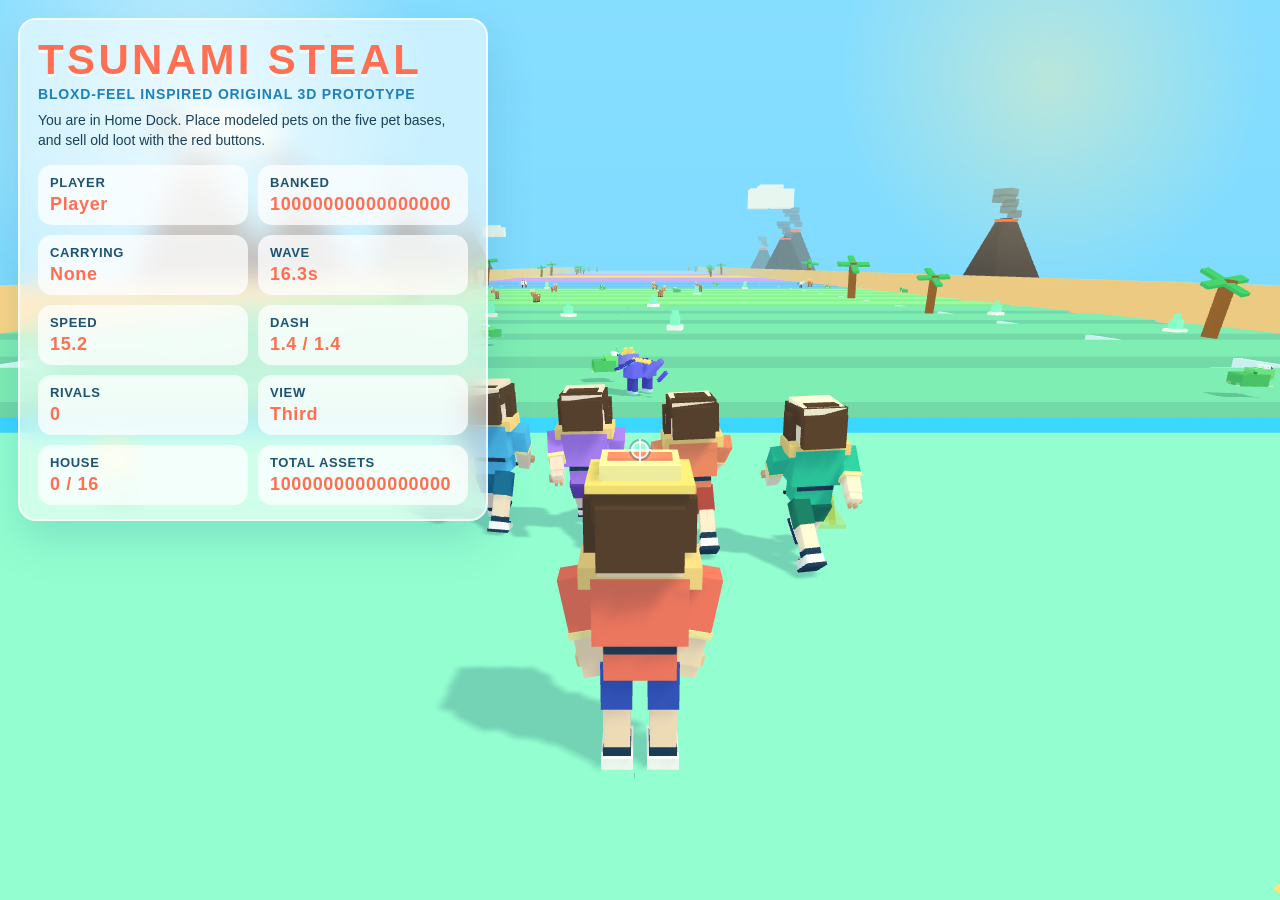
<file: Tsunami-steal-brainrots/index.html>
<!doctype html>
<html lang="en">
<head>
  <meta charset="UTF-8" />
  <meta name="viewport" content="width=device-width, initial-scale=1.0" />
  <title>Tsunami Steal - Original Tribute Prototype</title>
  <link rel="stylesheet" href="style.css" />
</head>
<body>
  <div id="hud">
    <div class="hud-left">
      <h1>TSUNAMI STEAL</h1>
      <p class="subtitle">Bloxd-feel inspired original 3D prototype</p>
      <p id="objective">Rush out, steal loot, unlock pets from deeper sections, then bring idols back home to bank them and place them into your two-floor house display.</p>
      <div class="stats-grid">
        <div class="stat">Player <span id="player-name">Player</span></div>
        <div class="stat">Banked <span id="bank">0</span></div>
        <div class="stat">Carrying <span id="carry">None</span></div>
        <div class="stat">Wave <span id="wave-timer">--</span></div>
        <div class="stat">Speed <span id="speed">0</span></div>
        <div class="stat">Dash <span id="dash">0 / 0</span></div>
        <div class="stat">Rivals <span id="rivals">0</span></div>
        <div class="stat">View <span id="camera-mode">Third</span></div>
        <div class="stat">House <span id="collection-count">0 / 16</span></div>
        <div class="stat">Total Assets <span id="total-assets">0</span></div>
      </div>
    </div>
    <div class="hud-right">
      <div class="hint">Click the game to lock your mouse. Move the mouse to aim the camera like Bloxd-style movement. WASD moves relative to view. Shift sprints and Space jumps. Your home now sits in the center of the smaller spawn platform, facing the run lane so you can come straight back in, surrounded by less-uniform trees, flowers, grass, and nature points; aim at them and left click or press E to trigger little animations. The run lane is five times wider, and volcanoes sit outside the map. Red shadow circles mean meteors will land there in 3 seconds and crush players, rivals, loot, and pets inside. Wild wind blows everyone back 20 sections, and heavy rain cuts movement speed by 50%. The map keeps extending forever, and all sections after the last rarity stay Boss. Drop into the center gap to hide from the wave. Calm Ocean can stop tsunamis for 10 seconds. Left click or tap an upgrade pad to buy speed or dash. Press I to reset speed upgrades and refund 100% of their coins. Press G to open the pet-level panel. Press P to switch views. Press Esc to release the mouse.</div>
      <div class="profile-card">
        <label for="player-name-input">Permanent Save Profile</label>
        <div class="profile-row">
          <input id="player-name-input" type="text" maxlength="18" placeholder="Enter your name" />
          <button id="save-name-btn" type="button">Save Name</button>
        </div>
        <div id="save-status" class="save-status">Loading save...</div>
      </div>
      <div id="toast"></div>
    </div>
  </div>
  <canvas id="scene"></canvas>
  <div id="reticle" aria-hidden="true"></div>
  <div id="bulk-upgrade-panel" class="bulk-upgrade-panel" aria-hidden="true">
    <div class="bulk-upgrade-card">
      <div class="bulk-upgrade-title">Pet Level Cheat</div>
      <div class="bulk-upgrade-copy">Press G to open or close this panel. Type the pet name and the target level.</div>
      <label class="bulk-upgrade-field" for="bulk-upgrade-pet">
        <span>Pet</span>
        <input id="bulk-upgrade-pet" type="text" placeholder="dragon / cow / tiger" autocomplete="off" />
      </label>
      <label class="bulk-upgrade-field" for="bulk-upgrade-level">
        <span>Target Level</span>
        <input id="bulk-upgrade-level" type="number" min="1" step="1" value="1" />
      </label>
      <div id="bulk-upgrade-cost" class="bulk-upgrade-cost">Cost: 0</div>
      <div id="bulk-upgrade-status" class="bulk-upgrade-status">Ready.</div>
      <div class="bulk-upgrade-actions">
        <button id="bulk-upgrade-confirm" type="button">Confirm</button>
        <button id="bulk-upgrade-close" type="button" class="secondary">Close</button>
      </div>
    </div>
  </div>
  <div id="battle-panel" class="battle-panel" aria-hidden="true">
    <div class="battle-card">
      <div class="battle-topline">
        <div>
          <div class="battle-kicker">Century Pet Battle</div>
          <div id="battle-status" class="battle-title">Press B to match online</div>
        </div>
        <button id="battle-close" type="button">Close</button>
      </div>
      <div class="battle-arena">
        <div class="battle-fighter player-fighter">
          <div id="battle-player-pet" class="battle-pet-icon">?</div>
          <div id="battle-player-name" class="battle-name">Your Pet</div>
          <div class="battle-hp"><span id="battle-player-hp"></span></div>
        </div>
        <div id="battle-impact" class="battle-impact">VS</div>
        <div class="battle-fighter enemy-fighter">
          <div id="battle-enemy-pet" class="battle-pet-icon">?</div>
          <div id="battle-enemy-name" class="battle-name">Opponent</div>
          <div class="battle-hp"><span id="battle-enemy-hp"></span></div>
        </div>
      </div>
      <div id="battle-log" class="battle-log">Use your best pet. Each pet has four skills.</div>
      <div id="battle-skills" class="battle-skills"></div>
      <button id="battle-match" type="button" class="battle-match-button">Find Match</button>
    </div>
  </div>
  <script>
    function probeServerPort(port) {
      return new Promise((resolve) => {
        const img = new Image();
        let settled = false;
        const done = (ok) => {
          if (settled) return;
          settled = true;
          resolve(ok);
        };
        const timer = setTimeout(() => done(false), 700);
        img.onload = () => {
          clearTimeout(timer);
          done(true);
        };
        img.onerror = () => {
          clearTimeout(timer);
          done(false);
        };
        img.src = `http://127.0.0.1:${port}/launch-ping.svg?ts=${Date.now()}`;
      });
    }

    async function tryReconnectToLocalServer() {
      const objective = document.getElementById('objective');
      const toast = document.getElementById('toast');
      const ports = Array.from({ length: 18 }, (_, index) => 8123 + index);
      if (toast) {
        toast.textContent = 'Direct file open detected. Checking for a running local server...';
        toast.style.opacity = '1';
      }
      for (const port of ports) {
        const ok = await probeServerPort(port);
        if (ok) {
          if (objective) {
            objective.textContent = `Found the running local build on port ${port}. Redirecting now...`;
          }
          window.location.href = `http://127.0.0.1:${port}/`;
          return true;
        }
      }
      if (objective) {
        objective.textContent = 'No running local server was found. Double-click play.bat to launch the playable build, then reopen the game window.';
      }
      if (toast) {
        toast.textContent = 'Could not find a running local server. Start play.bat first.';
        toast.style.opacity = '1';
      }
      return false;
    }

    if (window.location.protocol === 'file:') {
      const objective = document.getElementById('objective');
      const toast = document.getElementById('toast');
      const wave = document.getElementById('wave-timer');
      const speed = document.getElementById('speed');
      const dash = document.getElementById('dash');
      if (objective) {
        objective.textContent = 'You opened index.html directly. Double-click play.bat to launch the playable local-server build. If the server is already running, this page will try to reconnect automatically.';
      }
      if (toast) {
        toast.textContent = 'Direct file open detected. Run play.bat, then open the game there.';
        toast.style.opacity = '1';
      }
      if (wave) wave.textContent = 'Run';
      if (speed) speed.textContent = 'play.bat';
      if (dash) dash.textContent = 'to start';
      tryReconnectToLocalServer();
    }

    window.addEventListener('error', (event) => {
      const toast = document.getElementById('toast');
      const objective = document.getElementById('objective');
      const saveStatus = document.getElementById('save-status');
      if (toast) {
        toast.textContent = `Runtime error: ${event.message}`;
        toast.style.opacity = '1';
      }
      if (objective) {
        objective.textContent = 'The game hit a startup problem. Check the message on the right.';
      }
      if (saveStatus) {
        saveStatus.textContent = 'Startup failed.';
      }
    });

    window.addEventListener('unhandledrejection', (event) => {
      const toast = document.getElementById('toast');
      const objective = document.getElementById('objective');
      const saveStatus = document.getElementById('save-status');
      const message = event.reason && event.reason.message ? event.reason.message : String(event.reason);
      if (toast) {
        toast.textContent = `Startup failed: ${message}`;
        toast.style.opacity = '1';
      }
      if (objective) {
        objective.textContent = 'The game hit a startup problem. Check the message on the right.';
      }
      if (saveStatus) {
        saveStatus.textContent = 'Startup failed.';
      }
    });
  </script>
  <script type="module" src="main.js"></script>
</body>
</html>
</file>
<file: Tsunami-steal-brainrots/style.css>
* {
  box-sizing: border-box;
}

html,
body {
  margin: 0;
  width: 100%;
  height: 100%;
  overflow: hidden;
  font-family: "Trebuchet MS", "Segoe UI", sans-serif;
  background: linear-gradient(180deg, #86dbff 0%, #49befe 42%, #1689cf 100%);
  color: #14334a;
}

body::before {
  content: "";
  position: absolute;
  inset: 0;
  background:
    radial-gradient(circle at 15% 12%, rgba(255, 255, 255, 0.65), transparent 18%),
    radial-gradient(circle at 82% 9%, rgba(255, 242, 173, 0.44), transparent 16%),
    linear-gradient(180deg, rgba(255, 255, 255, 0.06), transparent 38%);
  pointer-events: none;
}

#scene {
  width: 100%;
  height: 100%;
  display: block;
}

#reticle {
  position: absolute;
  left: 50%;
  top: 50%;
  width: 18px;
  height: 18px;
  transform: translate(-50%, -50%);
  border-radius: 50%;
  border: 2px solid rgba(255, 255, 255, 0.92);
  box-shadow:
    0 0 0 2px rgba(21, 76, 112, 0.35),
    0 0 18px rgba(255, 255, 255, 0.45);
  pointer-events: none;
  z-index: 3;
}

#reticle::before,
#reticle::after {
  content: "";
  position: absolute;
  background: rgba(255, 255, 255, 0.96);
  left: 50%;
  top: 50%;
  transform: translate(-50%, -50%);
}

#reticle::before {
  width: 2px;
  height: 22px;
}

#reticle::after {
  width: 22px;
  height: 2px;
}

.bulk-upgrade-panel {
  position: fixed;
  inset: 0;
  display: none;
  align-items: center;
  justify-content: center;
  padding: 24px;
  background: rgba(15, 54, 78, 0.28);
  backdrop-filter: blur(8px);
  pointer-events: none;
  z-index: 20;
}

.bulk-upgrade-panel.open {
  display: flex;
  pointer-events: auto;
}

.bulk-upgrade-card {
  width: min(420px, calc(100vw - 32px));
  padding: 20px;
  border-radius: 22px;
  border: 2px solid rgba(255, 255, 255, 0.82);
  background: rgba(245, 252, 255, 0.96);
  box-shadow: 0 26px 60px rgba(18, 75, 107, 0.28);
  pointer-events: auto;
}

.bulk-upgrade-title {
  font-size: 28px;
  font-weight: 900;
  letter-spacing: 0.06em;
  text-transform: uppercase;
  color: #ff6f51;
}

.bulk-upgrade-copy {
  margin-top: 8px;
  font-size: 14px;
  line-height: 1.55;
  color: #1c5777;
}

.bulk-upgrade-field {
  display: block;
  margin-top: 14px;
}

.bulk-upgrade-field span {
  display: block;
  margin-bottom: 6px;
  font-size: 12px;
  font-weight: 900;
  letter-spacing: 0.06em;
  text-transform: uppercase;
  color: #1d5270;
}

.bulk-upgrade-field input {
  width: 100%;
  border: 2px solid rgba(29, 82, 112, 0.18);
  border-radius: 14px;
  padding: 12px 14px;
  font: inherit;
  color: #17415b;
  background: rgba(255, 255, 255, 0.98);
}

.bulk-upgrade-cost,
.bulk-upgrade-status {
  margin-top: 12px;
  padding: 10px 12px;
  border-radius: 12px;
  background: rgba(255, 255, 255, 0.84);
  font-weight: 800;
}

.bulk-upgrade-cost {
  color: #2a7c5b;
}

.bulk-upgrade-status {
  color: #1d5270;
}

.bulk-upgrade-actions {
  display: flex;
  gap: 10px;
  margin-top: 14px;
}

.bulk-upgrade-actions button {
  flex: 1;
  border: 0;
  border-radius: 14px;
  padding: 12px 14px;
  font: inherit;
  font-weight: 900;
  cursor: pointer;
  color: #ffffff;
  background: linear-gradient(180deg, #ff8a65 0%, #ff6f51 100%);
  pointer-events: auto;
}

.bulk-upgrade-actions button.secondary {
  color: #1d5270;
  background: rgba(203, 230, 242, 0.96);
}

.battle-panel {
  position: fixed;
  inset: 0;
  display: none;
  align-items: center;
  justify-content: center;
  padding: 24px;
  background:
    radial-gradient(circle at 50% 35%, rgba(255, 229, 148, 0.24), transparent 28%),
    rgba(12, 44, 68, 0.42);
  backdrop-filter: blur(9px);
  pointer-events: none;
  z-index: 18;
}

.battle-panel.open {
  display: flex;
  pointer-events: auto;
}

.battle-card {
  width: min(760px, calc(100vw - 32px));
  padding: 22px;
  border-radius: 24px;
  border: 2px solid rgba(255, 255, 255, 0.82);
  background: linear-gradient(180deg, rgba(247, 253, 255, 0.98), rgba(224, 247, 255, 0.94));
  box-shadow: 0 30px 80px rgba(12, 54, 82, 0.34);
  pointer-events: auto;
}

.battle-topline,
.battle-arena,
.battle-skills {
  display: flex;
}

.battle-topline {
  justify-content: space-between;
  gap: 14px;
  align-items: flex-start;
}

.battle-kicker {
  font-size: 12px;
  font-weight: 900;
  letter-spacing: 0.12em;
  text-transform: uppercase;
  color: #1d80bf;
}

.battle-title {
  margin-top: 4px;
  font-size: 30px;
  font-weight: 900;
  color: #ff6f51;
}

#battle-close,
.battle-match-button,
.battle-skill {
  border: 0;
  border-radius: 14px;
  padding: 12px 14px;
  font: inherit;
  font-weight: 900;
  cursor: pointer;
}

#battle-close {
  color: #1d5270;
  background: rgba(203, 230, 242, 0.96);
}

.battle-arena {
  align-items: stretch;
  justify-content: space-between;
  gap: 16px;
  margin-top: 18px;
}

.battle-fighter {
  flex: 1;
  min-height: 190px;
  padding: 16px;
  border-radius: 20px;
  background: rgba(255, 255, 255, 0.76);
  box-shadow: inset 0 0 0 2px rgba(255, 255, 255, 0.72);
  text-align: center;
}

.battle-pet-icon {
  width: 86px;
  height: 86px;
  margin: 0 auto 10px;
  display: grid;
  place-items: center;
  border-radius: 22px;
  background: linear-gradient(180deg, #ffe39c, #ff9f6e);
  color: #ffffff;
  font-size: 38px;
  font-weight: 900;
  text-transform: uppercase;
  box-shadow: 0 12px 26px rgba(255, 111, 81, 0.22);
}

.battle-name {
  font-weight: 900;
  color: #17415b;
}

.battle-hp {
  height: 16px;
  margin-top: 12px;
  overflow: hidden;
  border-radius: 999px;
  background: rgba(29, 82, 112, 0.14);
}

.battle-hp span {
  display: block;
  width: 100%;
  height: 100%;
  background: linear-gradient(90deg, #59d97b, #b6f46f);
  transition: width 0.25s ease;
}

.battle-impact {
  align-self: center;
  min-width: 78px;
  text-align: center;
  font-size: 34px;
  font-weight: 900;
  color: #ff6f51;
}

.battle-impact.hit {
  animation: battle-hit 0.34s ease;
}

.battle-fighter.attack {
  animation: battle-attack 0.42s ease;
}

.battle-fighter.hurt {
  animation: battle-hurt 0.38s ease;
}

.battle-log {
  min-height: 58px;
  margin-top: 14px;
  padding: 12px 14px;
  border-radius: 16px;
  background: rgba(255, 255, 255, 0.78);
  color: #1d5270;
  font-weight: 800;
  line-height: 1.45;
}

.battle-skills {
  flex-wrap: wrap;
  gap: 10px;
  margin-top: 14px;
}

.battle-skill {
  flex: 1 1 calc(50% - 10px);
  color: #ffffff;
  background: linear-gradient(180deg, #43c6ac, #238dbd);
}

.battle-skill:disabled {
  opacity: 0.48;
  cursor: not-allowed;
}

.battle-match-button {
  width: 100%;
  margin-top: 14px;
  color: #ffffff;
  background: linear-gradient(180deg, #ff8a65, #ff6f51);
}

@keyframes battle-attack {
  0% { transform: translateX(0) scale(1); }
  45% { transform: translateX(18px) scale(1.06); }
  100% { transform: translateX(0) scale(1); }
}

@keyframes battle-hurt {
  0%, 100% { transform: translateX(0); filter: none; }
  30% { transform: translateX(-10px); filter: saturate(1.8); }
  60% { transform: translateX(8px); }
}

@keyframes battle-hit {
  0% { transform: scale(1); }
  45% { transform: scale(1.28) rotate(-6deg); }
  100% { transform: scale(1); }
}

#hud {
  position: absolute;
  inset: 0 auto auto 0;
  width: 100%;
  display: flex;
  justify-content: flex-start;
  gap: 16px;
  padding: 18px;
  pointer-events: none;
}

.hud-left,
.hud-right {
  backdrop-filter: blur(12px);
  background: rgba(255, 255, 255, 0.56);
  border: 2px solid rgba(255, 255, 255, 0.72);
  border-radius: 18px;
  box-shadow: 0 18px 45px rgba(23, 93, 140, 0.18);
}

.hud-left {
  width: min(470px, calc(100vw - 32px));
  padding: 16px 18px 14px;
}

.hud-right {
  display: none;
}

#hud h1 {
  margin: 0;
  font-size: clamp(28px, 4vw, 42px);
  letter-spacing: 0.08em;
  color: #ff6f51;
  text-shadow: 0 3px 0 rgba(255, 255, 255, 0.7);
}

.subtitle {
  margin: 2px 0 8px;
  font-size: 14px;
  font-weight: 700;
  color: #1d80bf;
  text-transform: uppercase;
  letter-spacing: 0.06em;
}

#objective {
  margin: 0 0 14px;
  line-height: 1.45;
  font-size: 14px;
  color: #17415b;
}

.stats-grid {
  display: grid;
  grid-template-columns: repeat(2, minmax(0, 1fr));
  gap: 10px;
}

.stat {
  padding: 10px 12px;
  border-radius: 14px;
  background: rgba(255, 255, 255, 0.75);
  color: #1d5270;
  font-size: 13px;
  font-weight: 800;
  text-transform: uppercase;
  letter-spacing: 0.05em;
}

.stat span {
  display: block;
  margin-top: 4px;
  font-size: 18px;
  text-transform: none;
  color: #ff6f51;
}

.hint {
  font-size: 13px;
  line-height: 1.55;
  color: #1d5270;
}

.profile-card {
  margin-top: 14px;
  padding: 12px 14px;
  border-radius: 14px;
  background: rgba(255, 255, 255, 0.7);
  color: #1d5270;
  pointer-events: auto;
  transition: opacity 0.22s ease, transform 0.22s ease;
}

.profile-card.hidden {
  opacity: 0;
  transform: translateY(-10px);
  pointer-events: none;
  display: none;
}

.profile-card label {
  display: block;
  margin-bottom: 8px;
  font-size: 12px;
  font-weight: 800;
  text-transform: uppercase;
  letter-spacing: 0.06em;
}

.profile-row {
  display: flex;
  gap: 8px;
}

.profile-row input {
  flex: 1;
  min-width: 0;
  border: 2px solid rgba(29, 82, 112, 0.18);
  border-radius: 12px;
  padding: 10px 12px;
  font: inherit;
  color: #17415b;
  background: rgba(255, 255, 255, 0.94);
}

.profile-row button {
  border: 0;
  border-radius: 12px;
  padding: 10px 14px;
  font: inherit;
  font-weight: 900;
  color: #ffffff;
  background: linear-gradient(180deg, #ff8a65 0%, #ff6f51 100%);
  cursor: pointer;
}

.profile-row button:hover {
  filter: brightness(1.04);
}

.save-status {
  margin-top: 8px;
  min-height: 18px;
  font-size: 12px;
  font-weight: 800;
  color: #2a7c5b;
}

#toast {
  min-height: 56px;
  margin-top: 14px;
  padding: 12px 14px;
  border-radius: 14px;
  background: rgba(255, 246, 207, 0.88);
  color: #814b00;
  font-weight: 800;
  line-height: 1.45;
  box-shadow: inset 0 0 0 2px rgba(255, 221, 133, 0.65);
  opacity: 0.35;
  transition: opacity 0.22s ease;
}

.shop-hint {
  position: absolute;
  transform: translate(-50%, -50%);
  padding: 8px 12px;
  border-radius: 999px;
  background: rgba(255, 255, 255, 0.92);
  border: 2px solid rgba(255, 182, 87, 0.95);
  color: #b55b00;
  font-size: 13px;
  font-weight: 900;
  letter-spacing: 0.03em;
  white-space: nowrap;
  pointer-events: none;
  box-shadow: 0 8px 18px rgba(181, 91, 0, 0.16);
}

@media (max-width: 900px) {
  #hud {
    flex-direction: column;
  }

  .hud-left,
  .hud-right {
    width: min(100%, calc(100vw - 24px));
  }

  .hud-right {
    text-align: left;
  }
}

@media (max-width: 560px) {
  #hud {
    padding: 12px;
    gap: 10px;
  }

  .hud-left,
  .hud-right {
    border-radius: 14px;
    padding: 12px;
  }

  .stats-grid {
    grid-template-columns: 1fr;
  }

  .profile-row {
    flex-direction: column;
  }

  .stat span {
    font-size: 16px;
  }
}
</file>
